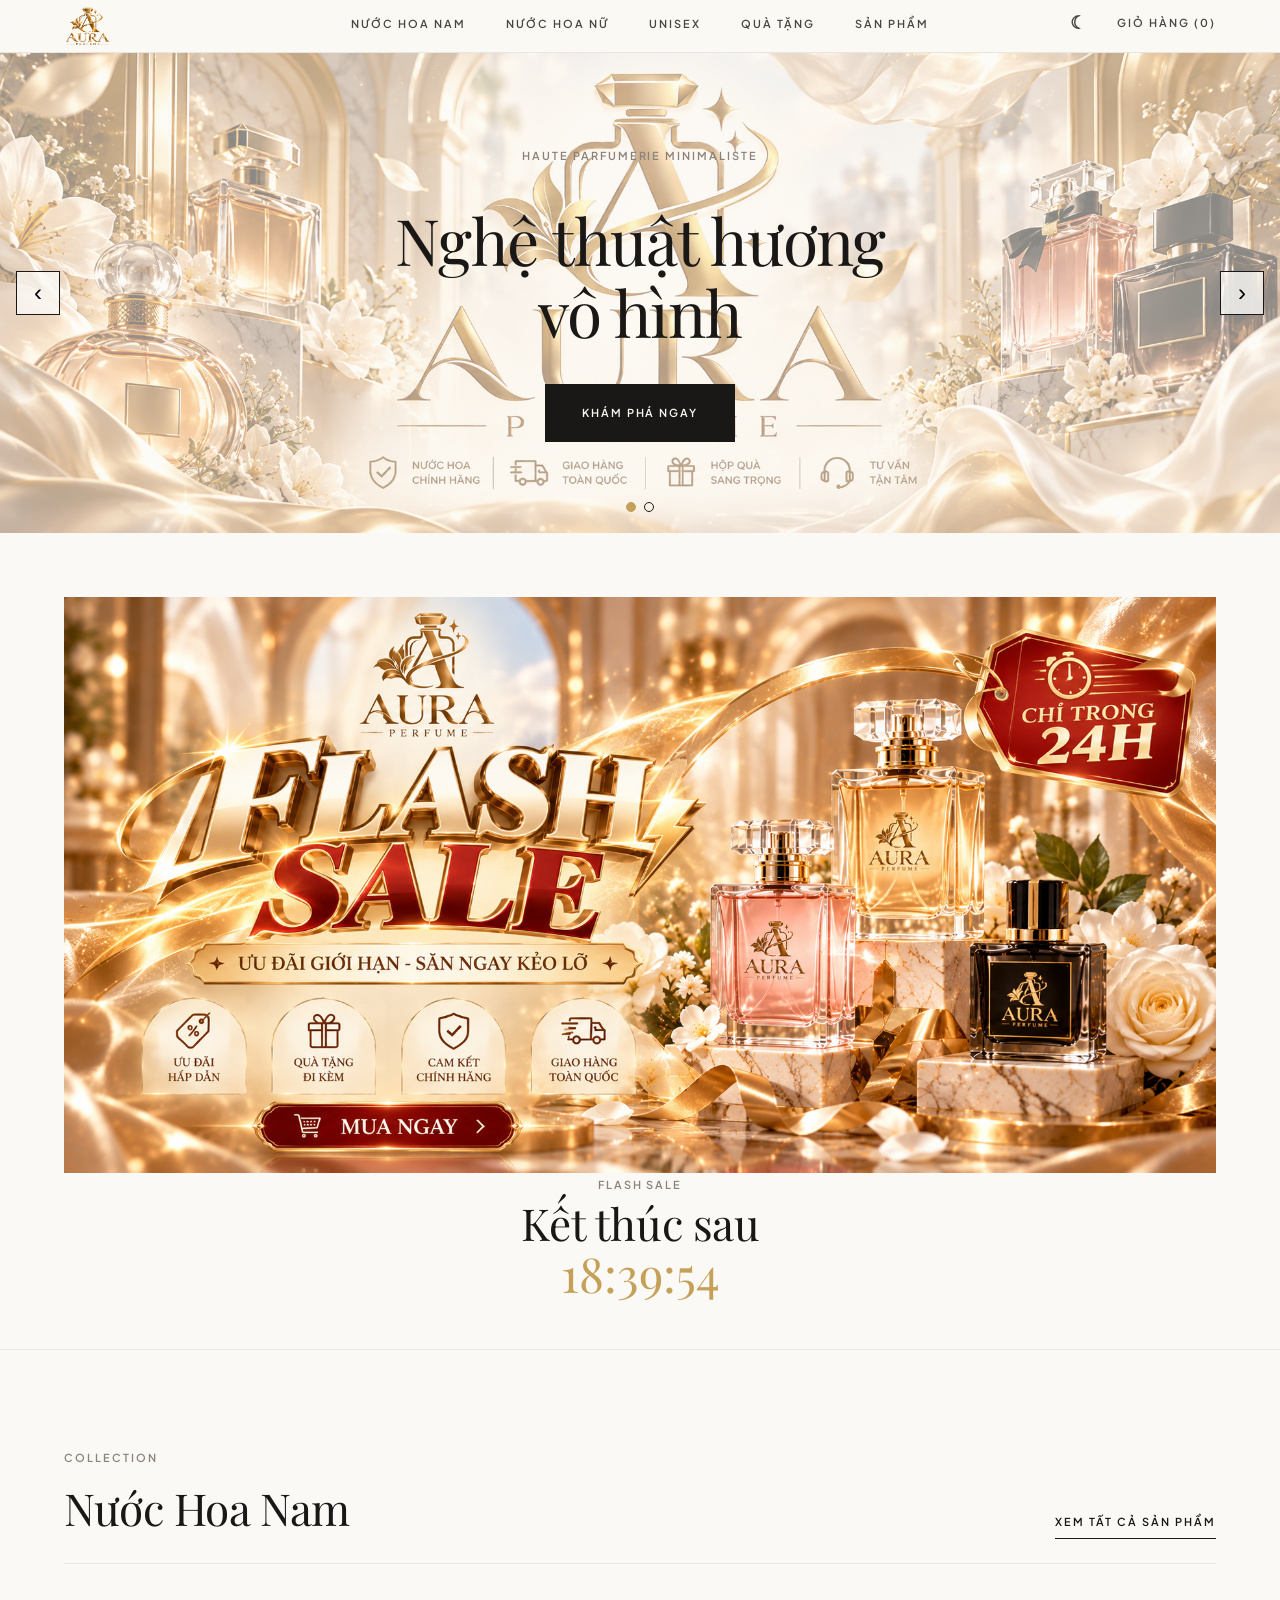
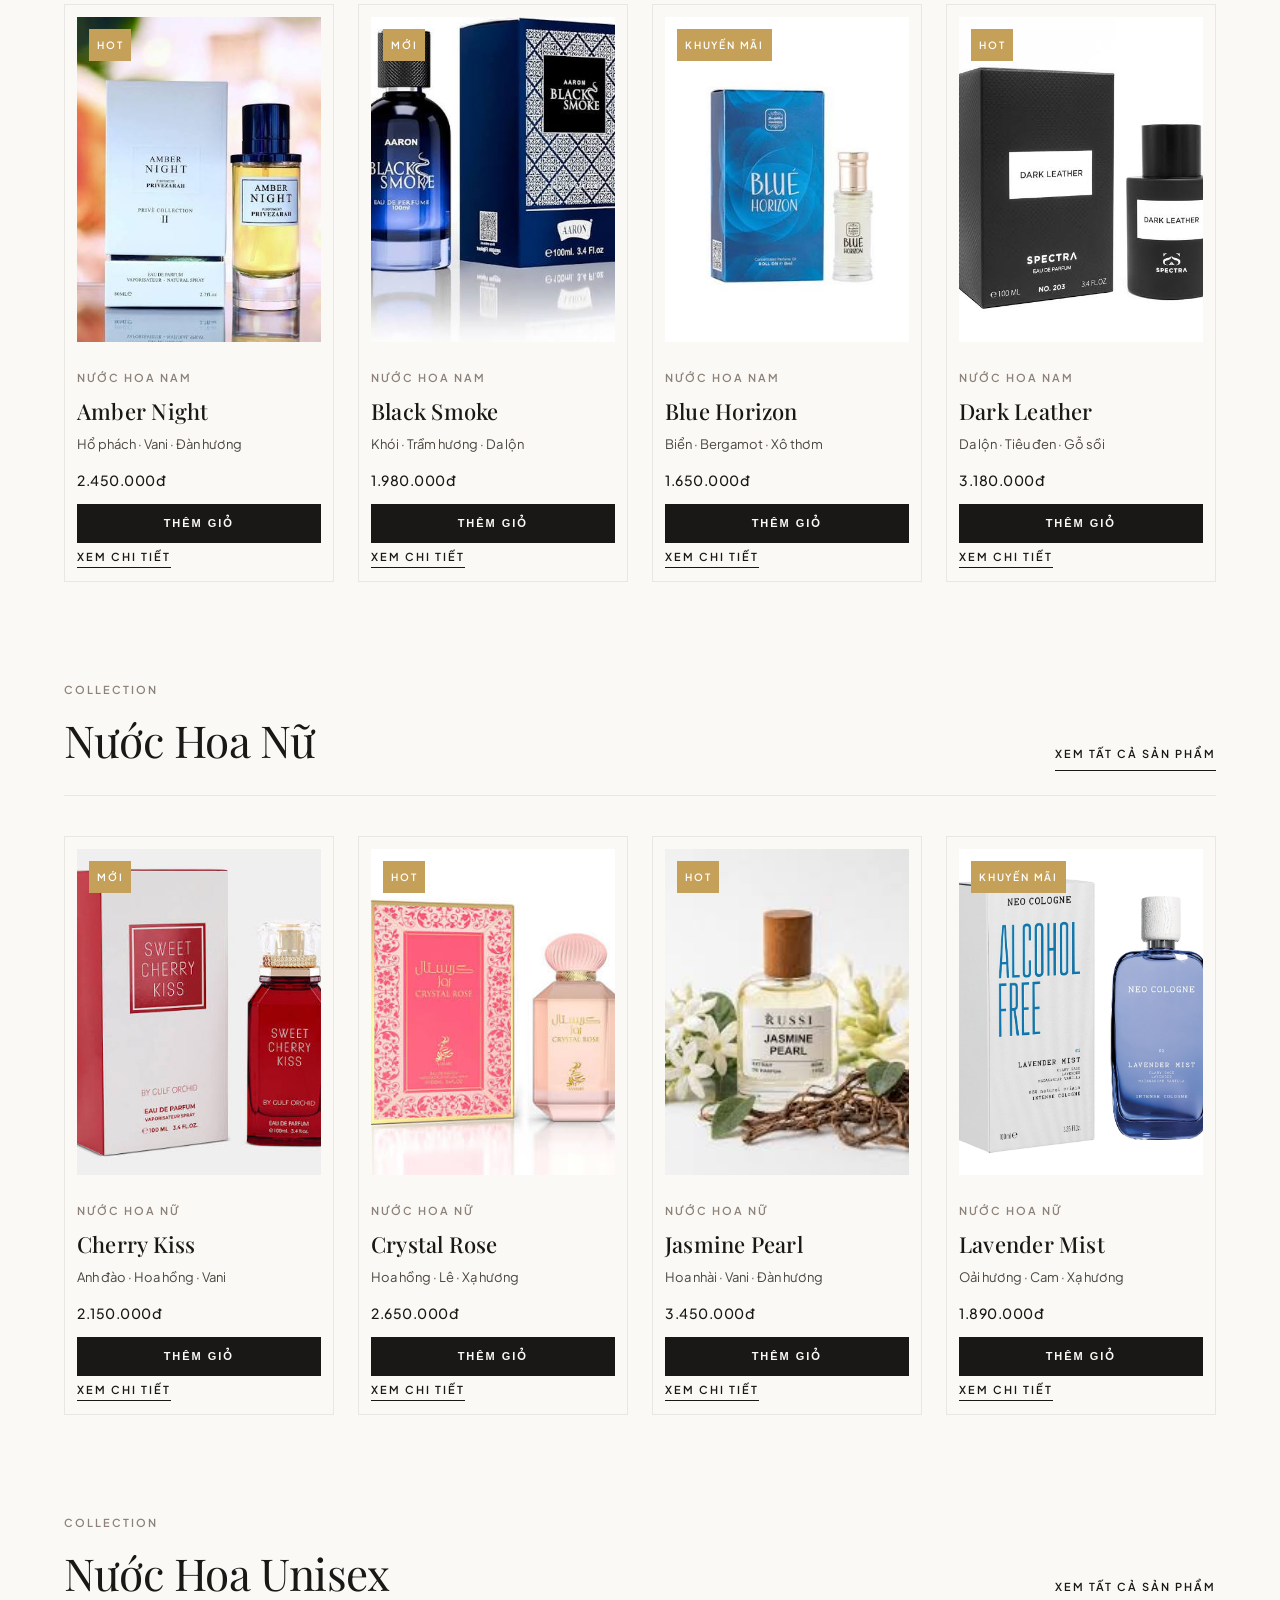
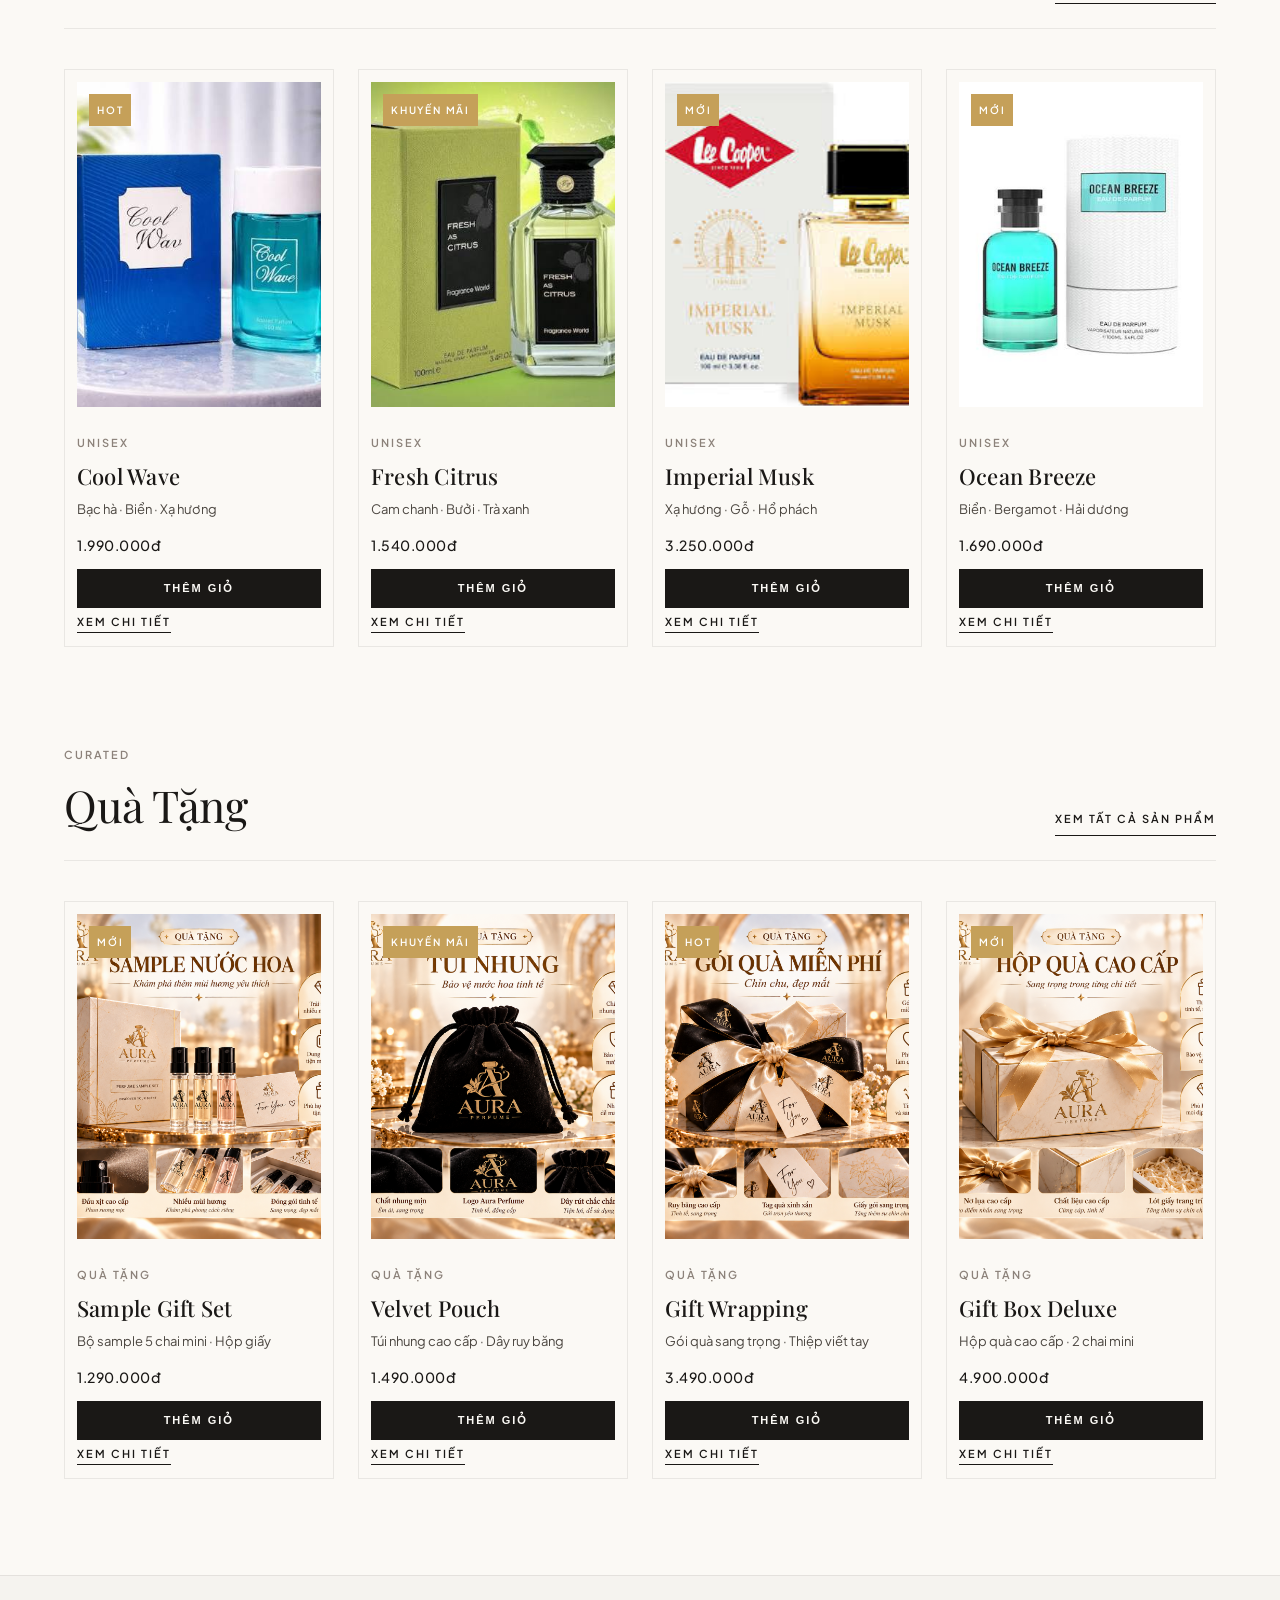
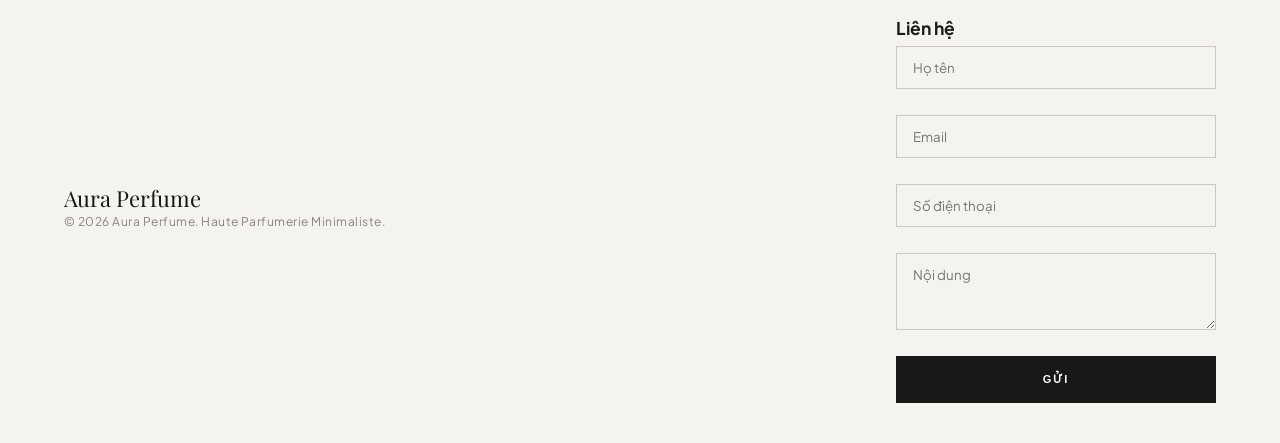
<file: index.html>
<!doctype html>
<html lang="vi">
  <head>
    <meta charset="UTF-8" />
    <meta name="viewport" content="width=device-width, initial-scale=1.0" />
    <title>Aura Perfume — Haute Parfumerie</title>
    <link rel="preconnect" href="https://fonts.googleapis.com" />
    <link rel="preconnect" href="https://fonts.gstatic.com" crossorigin />
    <link
      href="https://fonts.googleapis.com/css2?family=Playfair+Display:wght@400;500&family=Plus+Jakarta+Sans:wght@300;400;500;600&display=swap"
      rel="stylesheet"
    />
    <link rel="stylesheet" href="css/style.css" />
  </head>
  <body>
    <header class="site-header">
      <div class="header-inner">
        <a class="brand" href="index.html">
          <img
            src="images/logo/AURA Perfume Metallic Gold Logo.png"
            alt="Aura Perfume Logo"
            class="brand-logo"
          />
        </a>
        <button id="nav-toggle" class="nav-toggle" aria-label="Menu">☰</button>
        <nav class="main-nav">
          <a href="index.html#nuoc-hoa-nam">Nước Hoa Nam</a>
          <a href="index.html#nuoc-hoa-nu">Nước Hoa Nữ</a>
          <a href="index.html#nuoc-hoa-unisex">Unisex</a>
          <a href="index.html#qua-tang">Quà Tặng</a>
          <a href="products.html">Sản phẩm</a>
        </nav>
        <div class="header-actions">
          <button id="dark-toggle" class="nav-link dark-toggle" aria-label="Chế độ tối">☾</button>
          <a href="cart.html" class="nav-link cart-link"
            >Giỏ hàng (<span class="cart-count">0</span>)</a
          >
        </div>
      </div>
    </header>

    <section class="slider">
      <div class="slide active">
        <img src="images/banner/Aura Perfume_ Golden Luxury Banner.png" alt="Banner Aura Perfume" />
        <div class="slide-caption">
          <p class="hero-eyebrow">Haute Parfumerie Minimaliste</p>
          <h1 class="hero-title">Nghệ thuật hương<br />vô hình</h1>
          <a href="#nuoc-hoa-nam" class="btn btn-primary">Khám phá ngay</a>
        </div>
      </div>
      <div class="slide">
        <img src="images/qua-tang/Aura Perfume Luxury Gift Showcase.png" alt="Bộ quà tặng Aura" />
        <div class="slide-caption">
          <p class="hero-eyebrow">Quà tặng</p>
          <h1 class="hero-title">Hương thơm<br />trao tay nhau</h1>
          <a href="#qua-tang" class="btn btn-primary">Xem quà tặng</a>
        </div>
      </div>
      <button class="slide-prev" aria-label="Trước">‹</button>
      <button class="slide-next" aria-label="Sau">›</button>
      <div class="slide-dots">
        <button class="slide-dot active"></button><button class="slide-dot"></button>
      </div>
    </section>

    <section class="flash-sale">
      <img
        src="images/banner/AURA Perfume Golden Flash Sale.png"
        alt="Flash Sale"
        class="flash-sale-banner"
      />
      <p class="section-eyebrow">Flash Sale</p>
      <h2 class="section-title">Kết thúc sau</h2>
      <p id="countdown" class="countdown">00:00:00</p>
    </section>

    <main>
      <section id="nuoc-hoa-nam" class="collection">
        <div class="section-head">
          <p class="section-eyebrow">Collection</p>
          <h2 class="section-title">Nước Hoa Nam</h2>
          <a href="products.html?group=nam" class="link-editorial">Xem tất cả sản phẩm</a>
        </div>
        <!-- RENDER TỪ JS: products.js + app.js renderHomeSections() -->
        <div class="product-grid" id="grid-nam"></div>
      </section>

      <section id="nuoc-hoa-nu" class="collection">
        <div class="section-head">
          <p class="section-eyebrow">Collection</p>
          <h2 class="section-title">Nước Hoa Nữ</h2>
          <a href="products.html?group=nu" class="link-editorial">Xem tất cả sản phẩm</a>
        </div>
        <div class="product-grid" id="grid-nu"></div>
      </section>

      <section id="nuoc-hoa-unisex" class="collection">
        <div class="section-head">
          <p class="section-eyebrow">Collection</p>
          <h2 class="section-title">Nước Hoa Unisex</h2>
          <a href="products.html?group=unisex" class="link-editorial">Xem tất cả sản phẩm</a>
        </div>
        <div class="product-grid" id="grid-unisex"></div>
      </section>

      <section id="qua-tang" class="collection">
        <div class="section-head">
          <p class="section-eyebrow">Curated</p>
          <h2 class="section-title">Quà Tặng</h2>
          <a href="products.html?group=qua-tang" class="link-editorial">Xem tất cả sản phẩm</a>
        </div>
        <div class="product-grid" id="grid-quatang"></div>
      </section>
    </main>

    <footer class="site-footer">
      <div class="footer-inner">
        <div>
          <p class="footer-brand">Aura Perfume</p>
          <p class="footer-copy">© 2026 Aura Perfume. Haute Parfumerie Minimaliste.</p>
        </div>
        <form id="contact-form" class="contact-form" novalidate>
          <h3>Liên hệ</h3>
          <input name="name" placeholder="Họ tên" />
          <small id="err-name" class="err"></small>
          <input name="email" placeholder="Email" />
          <small id="err-email" class="err"></small>
          <input name="phone" placeholder="Số điện thoại" />
          <small id="err-phone" class="err"></small>
          <textarea name="message" placeholder="Nội dung" rows="3"></textarea>
          <small id="err-message" class="err"></small>
          <button class="btn btn-primary" type="submit">Gửi</button>
        </form>
      </div>
    </footer>

    <script src="js/products.js"></script>
    <script src="js/carts.js"></script>
    <script src="js/app.js"></script>
  </body>
</html>
</file>
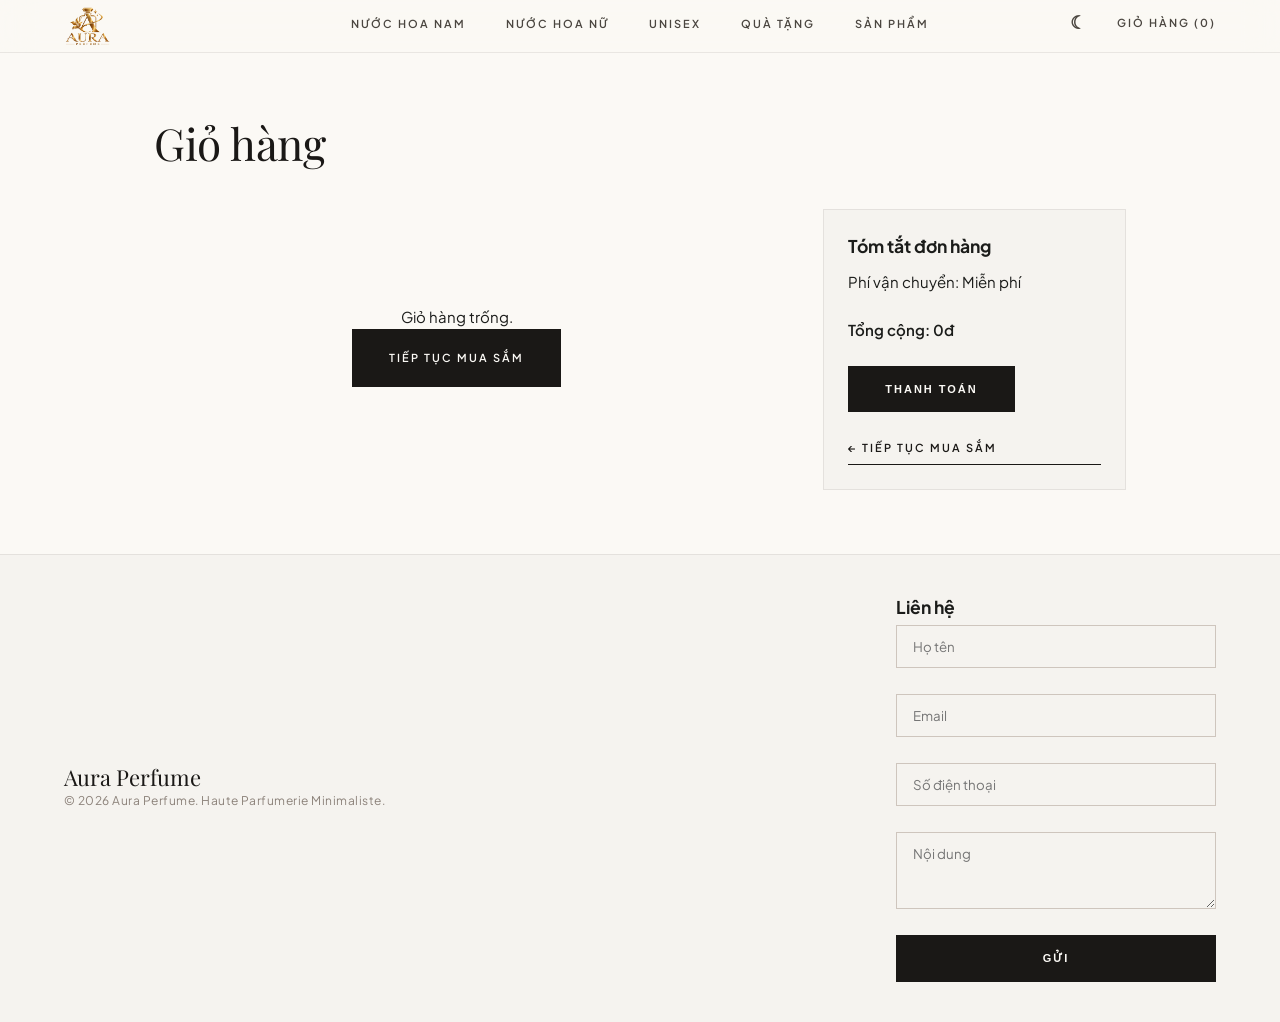
<file: cart.html>
<!doctype html>
<html lang="vi">
  <head>
    <meta charset="UTF-8" />
    <meta name="viewport" content="width=device-width, initial-scale=1.0" />
    <title>Giỏ hàng — Aura Perfume</title>
    <link rel="preconnect" href="https://fonts.googleapis.com" />
    <link rel="preconnect" href="https://fonts.gstatic.com" crossorigin />
    <link
      href="https://fonts.googleapis.com/css2?family=Playfair+Display:wght@400;500&family=Plus+Jakarta+Sans:wght@300;400;500;600&display=swap"
      rel="stylesheet"
    />
    <link rel="stylesheet" href="css/style.css" />
  </head>
  <body>
    <header class="site-header">
      <div class="header-inner">
        <a class="brand" href="index.html">
          <img
            src="images/logo/AURA Perfume Metallic Gold Logo.png"
            alt="Aura Perfume Logo"
            class="brand-logo"
          />
        </a>
        <button id="nav-toggle" class="nav-toggle" aria-label="Menu">☰</button>
        <nav class="main-nav">
          <a href="index.html#nuoc-hoa-nam">Nước Hoa Nam</a>
          <a href="index.html#nuoc-hoa-nu">Nước Hoa Nữ</a>
          <a href="index.html#nuoc-hoa-unisex">Unisex</a>
          <a href="index.html#qua-tang">Quà Tặng</a>
          <a href="products.html">Sản phẩm</a>
        </nav>
        <div class="header-actions">
          <button id="dark-toggle" class="nav-link dark-toggle" aria-label="Chế độ tối">☾</button>
          <a href="cart.html" class="nav-link cart-link"
            >Giỏ hàng (<span class="cart-count">0</span>)</a
          >
        </div>
      </div>
    </header>

    <main class="cart-page">
      <h1 class="section-title">Giỏ hàng</h1>
      <div class="cart-layout">
        <div id="cart-list" class="cart-list"></div>
        <aside class="cart-summary">
          <h3>Tóm tắt đơn hàng</h3>
          <p>Phí vận chuyển: Miễn phí</p>
          <p class="cart-total-line">Tổng cộng: <span id="cart-total">0đ</span></p>
          <button class="btn btn-primary" id="checkout-btn">Thanh toán</button>
          <a class="link-editorial" href="products.html">← Tiếp tục mua sắm</a>
        </aside>
      </div>
    </main>

    <footer class="site-footer">
      <div class="footer-inner">
        <div>
          <p class="footer-brand">Aura Perfume</p>
          <p class="footer-copy">© 2026 Aura Perfume. Haute Parfumerie Minimaliste.</p>
        </div>
        <form id="contact-form" class="contact-form" novalidate>
          <h3>Liên hệ</h3>
          <input name="name" placeholder="Họ tên" />
          <small id="err-name" class="err"></small>
          <input name="email" placeholder="Email" />
          <small id="err-email" class="err"></small>
          <input name="phone" placeholder="Số điện thoại" />
          <small id="err-phone" class="err"></small>
          <textarea name="message" placeholder="Nội dung" rows="3"></textarea>
          <small id="err-message" class="err"></small>
          <button class="btn btn-primary" type="submit">Gửi</button>
        </form>
      </div>
    </footer>

    <script src="js/products.js"></script>
    <script src="js/carts.js"></script>
    <script src="js/app.js"></script>
    <script src="js/cart.js"></script>
  </body>
</html>
</file>
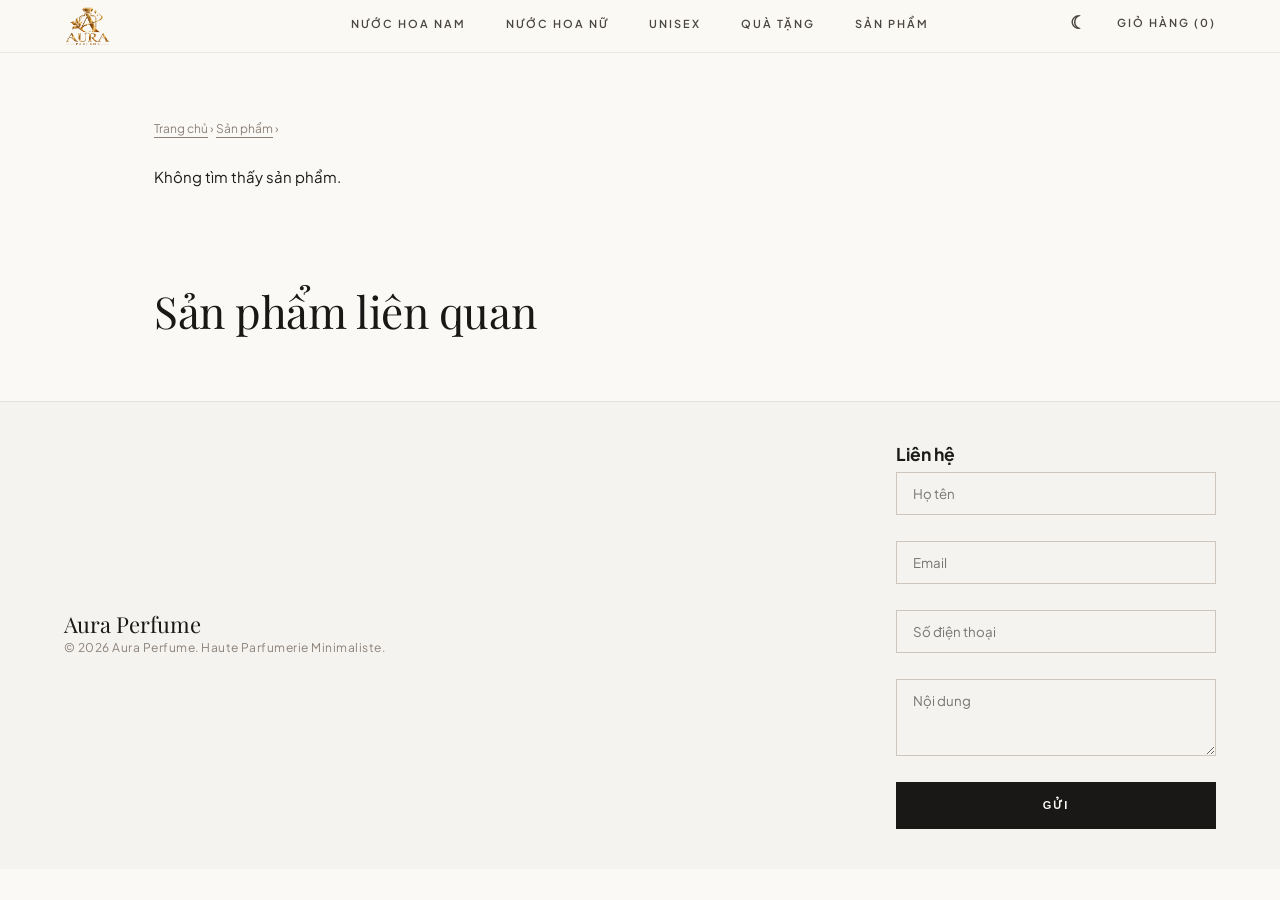
<file: product.html>
<!doctype html>
<html lang="vi">
  <head>
    <meta charset="UTF-8" />
    <meta name="viewport" content="width=device-width, initial-scale=1.0" />
    <title>Chi tiết sản phẩm — Aura Perfume</title>
    <link rel="preconnect" href="https://fonts.googleapis.com" />
    <link rel="preconnect" href="https://fonts.gstatic.com" crossorigin />
    <link
      href="https://fonts.googleapis.com/css2?family=Playfair+Display:wght@400;500&family=Plus+Jakarta+Sans:wght@300;400;500;600&display=swap"
      rel="stylesheet"
    />
    <link rel="stylesheet" href="css/style.css" />
  </head>
  <body>
    <header class="site-header">
      <div class="header-inner">
        <a class="brand" href="index.html">
          <img
            src="images/logo/AURA Perfume Metallic Gold Logo.png"
            alt="Aura Perfume Logo"
            class="brand-logo"
          />
        </a>
        <button id="nav-toggle" class="nav-toggle" aria-label="Menu">☰</button>
        <nav class="main-nav">
          <a href="index.html#nuoc-hoa-nam">Nước Hoa Nam</a>
          <a href="index.html#nuoc-hoa-nu">Nước Hoa Nữ</a>
          <a href="index.html#nuoc-hoa-unisex">Unisex</a>
          <a href="index.html#qua-tang">Quà Tặng</a>
          <a href="products.html">Sản phẩm</a>
        </nav>
        <div class="header-actions">
          <button id="dark-toggle" class="nav-link dark-toggle" aria-label="Chế độ tối">☾</button>
          <a href="#" class="nav-link cart-link">Giỏ hàng (<span class="cart-count">0</span>)</a>
        </div>
      </div>
    </header>

    <main class="product-detail-wrap">
      <p class="breadcrumb">
        <a href="index.html">Trang chủ</a> › <a href="products.html">Sản phẩm</a> ›
        <span id="bc-name"></span>
      </p>
      <div class="product-detail" id="product-detail">
        <!-- RENDER TỪ JS: đọc ?id= rồi tìm trong PRODUCTS -->
      </div>
      <section class="related">
        <h2 class="section-title">Sản phẩm liên quan</h2>
        <div class="product-grid" id="related-grid"></div>
      </section>
    </main>

    <footer class="site-footer">
      <div class="footer-inner">
        <div>
          <p class="footer-brand">Aura Perfume</p>
          <p class="footer-copy">© 2026 Aura Perfume. Haute Parfumerie Minimaliste.</p>
        </div>
        <form id="contact-form" class="contact-form" novalidate>
          <h3>Liên hệ</h3>
          <input name="name" placeholder="Họ tên" />
          <small id="err-name" class="err"></small>
          <input name="email" placeholder="Email" />
          <small id="err-email" class="err"></small>
          <input name="phone" placeholder="Số điện thoại" />
          <small id="err-phone" class="err"></small>
          <textarea name="message" placeholder="Nội dung" rows="3"></textarea>
          <small id="err-message" class="err"></small>
          <button class="btn btn-primary" type="submit">Gửi</button>
        </form>
      </div>
    </footer>

    <script src="js/products.js"></script>
    <script src="js/carts.js"></script>
    <script src="js/app.js"></script>
    <script src="js/product.js"></script>
  </body>
</html>
</file>
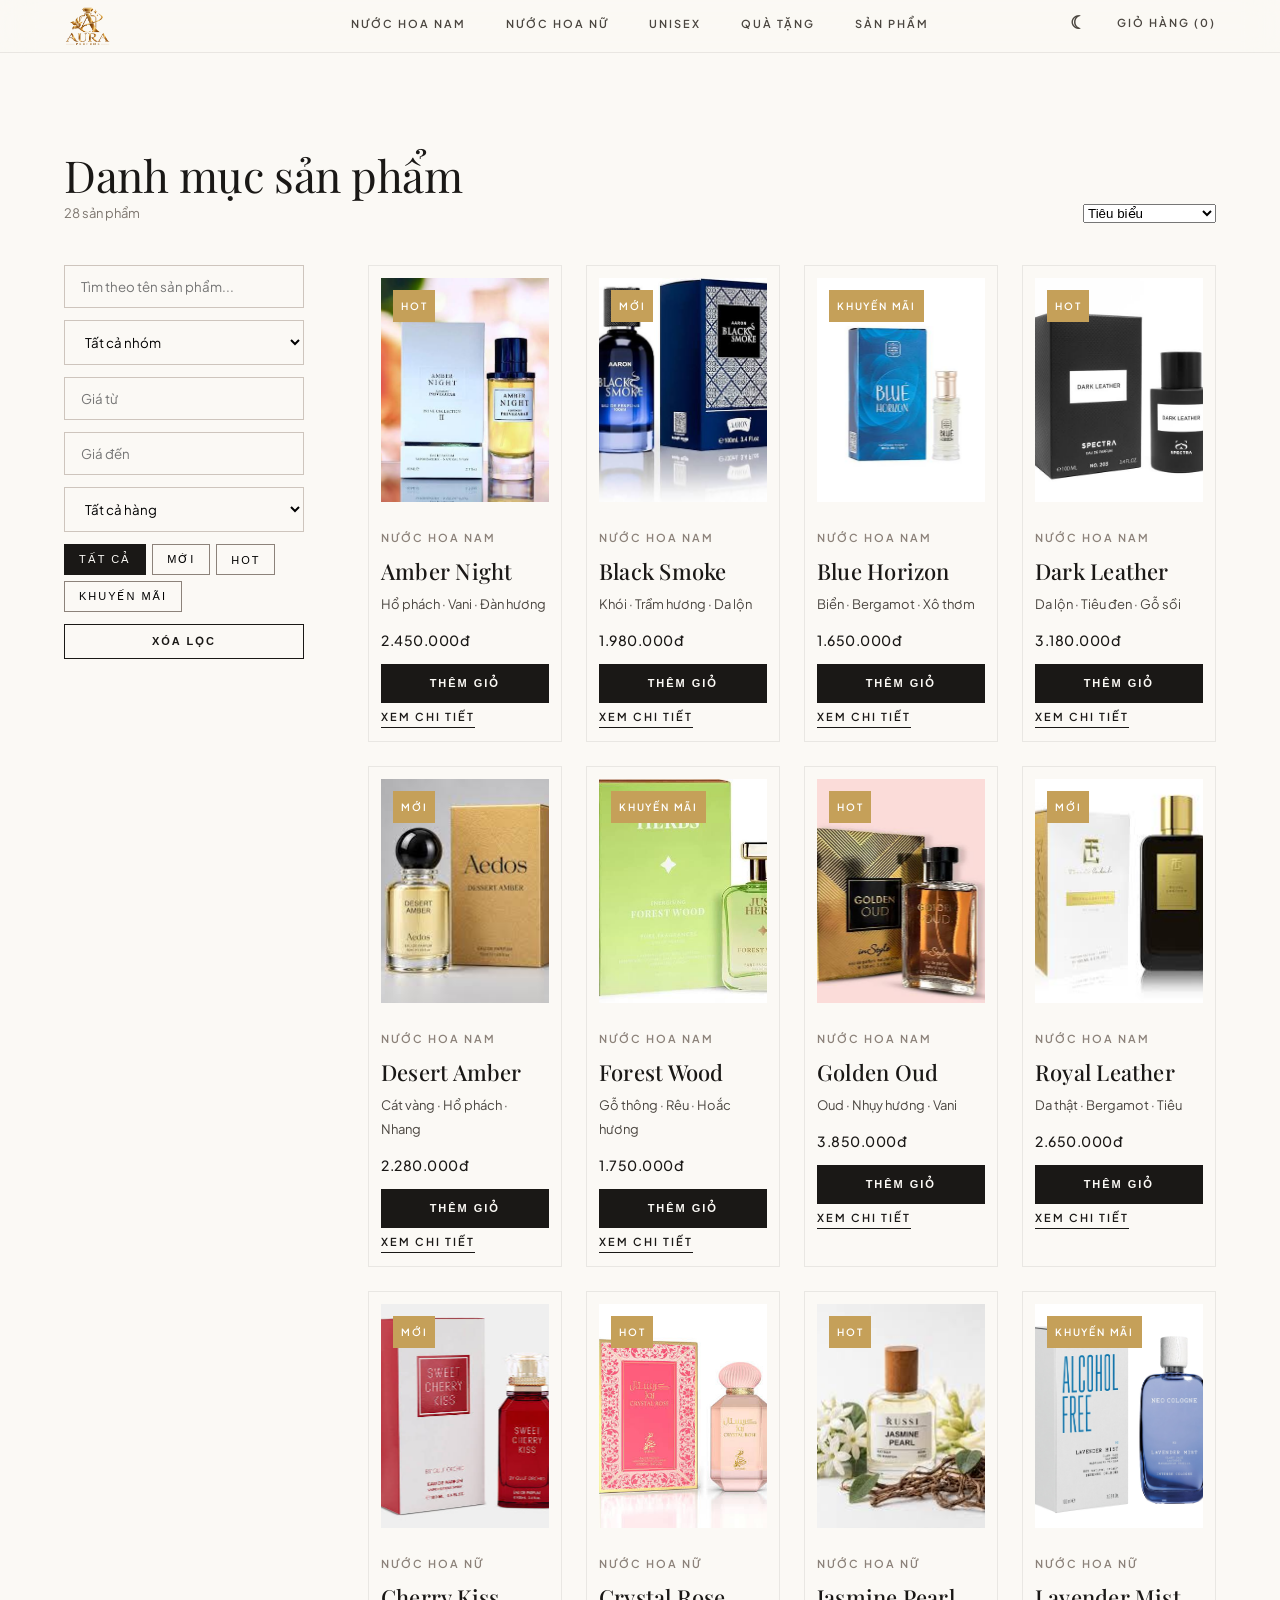
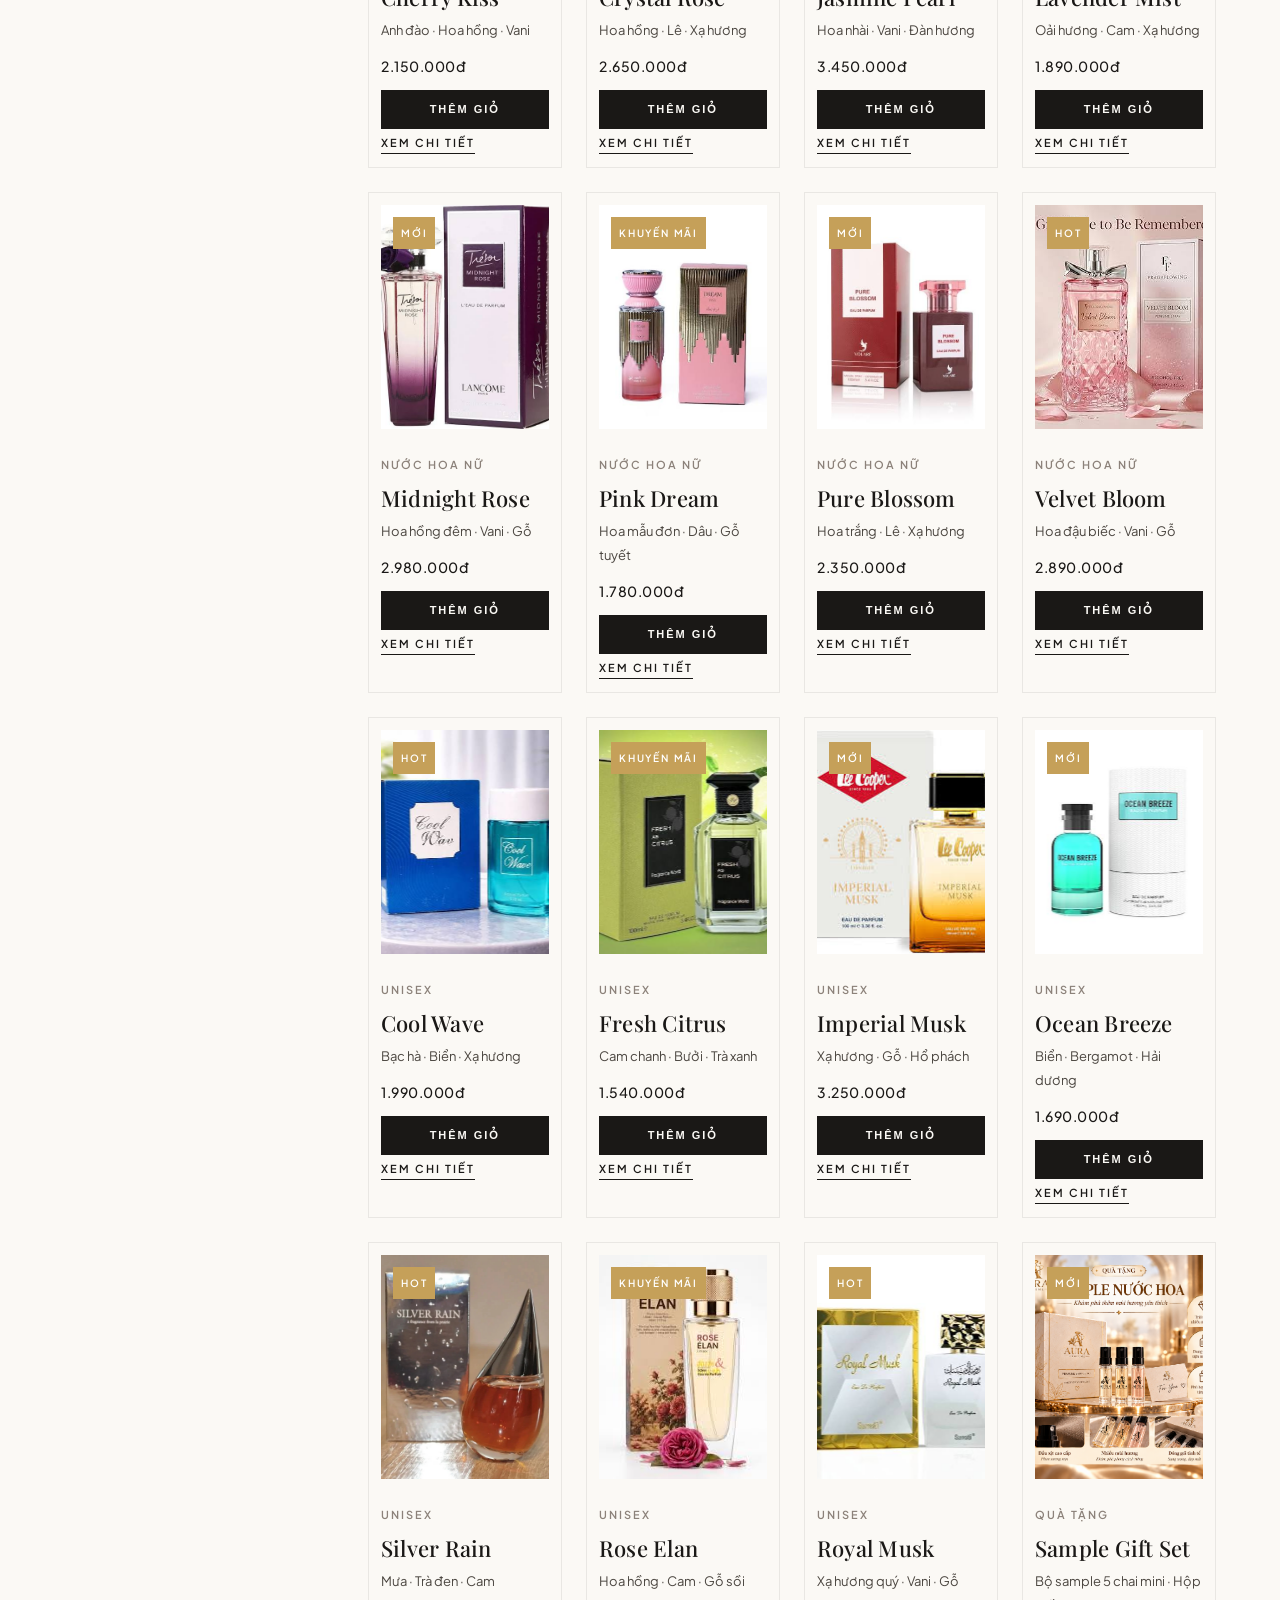
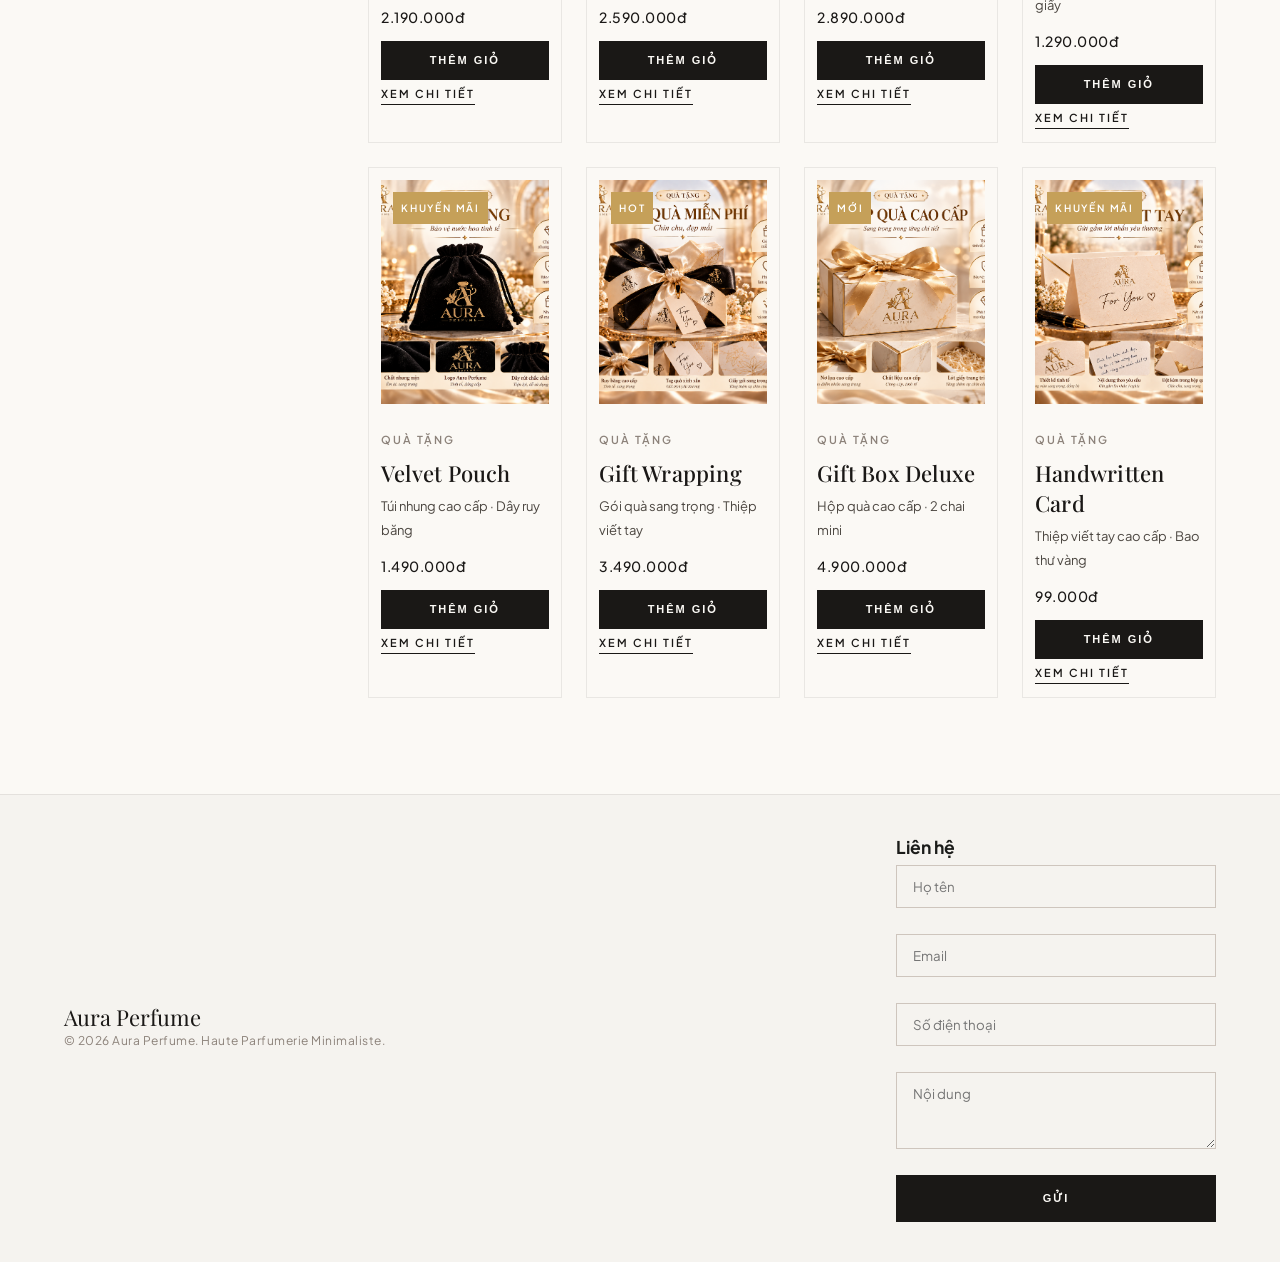
<file: products.html>
<!doctype html>
<html lang="vi">
  <head>
    <meta charset="UTF-8" />
    <meta name="viewport" content="width=device-width, initial-scale=1.0" />
    <title>Sản phẩm — Aura Perfume</title>
    <link rel="preconnect" href="https://fonts.googleapis.com" />
    <link rel="preconnect" href="https://fonts.gstatic.com" crossorigin />
    <link
      href="https://fonts.googleapis.com/css2?family=Playfair+Display:wght@400;500&family=Plus+Jakarta+Sans:wght@300;400;500;600&display=swap"
      rel="stylesheet"
    />
    <link rel="stylesheet" href="css/style.css" />
  </head>
  <body>
    <header class="site-header">
      <div class="header-inner">
        <a class="brand" href="index.html">
          <img
            src="images/logo/AURA Perfume Metallic Gold Logo.png"
            alt="Aura Perfume Logo"
            class="brand-logo"
          />
        </a>
        <button id="nav-toggle" class="nav-toggle" aria-label="Menu">☰</button>
        <nav class="main-nav">
          <a href="index.html#nuoc-hoa-nam">Nước Hoa Nam</a>
          <a href="index.html#nuoc-hoa-nu">Nước Hoa Nữ</a>
          <a href="index.html#nuoc-hoa-unisex">Unisex</a>
          <a href="index.html#qua-tang">Quà Tặng</a>
          <a href="products.html">Sản phẩm</a>
        </nav>
        <div class="header-actions">
          <button id="dark-toggle" class="nav-link dark-toggle" aria-label="Chế độ tối">☾</button>
          <a href="cart.html" class="nav-link cart-link"
            >Giỏ hàng (<span class="cart-count">0</span>)</a
          >
        </div>
      </div>
    </header>

    <main>
      <h1 class="section-title">Danh mục sản phẩm</h1>

      <div class="catalog-toolbar">
        <span id="result-count"></span>
        <select id="sort-filter">
          <option value="featured">Tiêu biểu</option>
          <option value="price-asc">Giá: Thấp đến cao</option>
          <option value="price-desc">Giá: Cao đến thấp</option>
          <option value="name-asc">Tên: A đến Z</option>
        </select>
        <button id="filter-open" class="btn btn-ghost">Filter</button>
      </div>

      <div class="catalog-layout">
        <aside id="filter-sidebar" class="filters">
          <button id="filter-close" aria-label="Đóng">×</button>
          <input id="search-input" placeholder="Tìm theo tên sản phẩm..." />
          <select id="group-filter">
            <option value="all">Tất cả nhóm</option>
            <option value="nam">Nước Hoa Nam</option>
            <option value="nu">Nước Hoa Nữ</option>
            <option value="unisex">Unisex</option>
            <option value="qua-tang">Quà Tặng</option>
          </select>
          <input id="price-min" type="number" placeholder="Giá từ" />
          <input id="price-max" type="number" placeholder="Giá đến" />
          <select id="stock-filter">
            <option value="all">Tất cả hàng</option>
            <option value="in">Còn hàng</option>
            <option value="out">Hết hàng</option>
          </select>
          <div class="tag-filters">
            <button class="tag-filter active" data-tag="all">Tất cả</button>
            <button class="tag-filter" data-tag="moi">Mới</button>
            <button class="tag-filter" data-tag="hot">Hot</button>
            <button class="tag-filter" data-tag="khuyen-mai">Khuyến mãi</button>
          </div>
          <button id="clear-filters" class="btn btn-ghost">Xóa lọc</button>
        </aside>

        <div class="product-grid" id="catalog-grid"></div>
      </div>
    </main>

    <footer class="site-footer">
      <div class="footer-inner">
        <div>
          <p class="footer-brand">Aura Perfume</p>
          <p class="footer-copy">© 2026 Aura Perfume. Haute Parfumerie Minimaliste.</p>
        </div>
        <form id="contact-form" class="contact-form" novalidate>
          <h3>Liên hệ</h3>
          <input name="name" placeholder="Họ tên" />
          <small id="err-name" class="err"></small>
          <input name="email" placeholder="Email" />
          <small id="err-email" class="err"></small>
          <input name="phone" placeholder="Số điện thoại" />
          <small id="err-phone" class="err"></small>
          <textarea name="message" placeholder="Nội dung" rows="3"></textarea>
          <small id="err-message" class="err"></small>
          <button class="btn btn-primary" type="submit">Gửi</button>
        </form>
      </div>
    </footer>

    <script src="js/products.js"></script>
    <script src="js/carts.js"></script>
    <script src="js/app.js"></script>
  </body>
</html>
</file>
<file: css/style.css>
﻿:root {
  --surface: #fbf9f5;
  --surface-dim: #dbdad6;
  --surface-container: #efeeea;
  --surface-container-low: #f5f3ef;
  --surface-container-high: #eae8e4;
  --surface-container-highest: #e4e2de;
  --on-surface: #1b1c1a;
  --on-surface-variant: #4b4640;
  --outline: #7d766f;
  --outline-variant: #cec5bd;
  --primary: #1a1816;
  --on-primary: #fbf9f5;
  --secondary: #c5a059;
  --secondary-container: #fed488;
  --tertiary: #8c827a;
  --error: #ba1a1a;
  --gutter: 1.5rem;
  --margin: 4rem;
  --margin-tablet: 2.5rem;
  --margin-mobile: 1.25rem;
  --space-xs: 0.375rem;
  --space-sm: 0.75rem;
  --space-md: 1.5rem;
  --space-lg: 2.5rem;
  --space-xl: 4rem;
  --space-2xl: 6rem;
  --shadow-modal: 0 12px 32px -4px rgba(26, 24, 22, 0.06), 0 4px 16px -2px rgba(26, 24, 22, 0.03);
  --ease-soft: cubic-bezier(0.2, 0, 0.2, 1);
}

* {
  margin: 0;
  padding: 0;
  box-sizing: border-box;
}

html {
  scroll-behavior: smooth;
}

body {
  background: var(--surface);
  color: var(--on-surface);
  font-family: "Plus Jakarta Sans", sans-serif;
  font-size: 15px;
  line-height: 24px;
}

a {
  color: inherit;
  text-decoration: none;
}

img {
  display: block;
  max-width: 100%;
}

/* ---------- Header ---------- */
.site-header {
  position: sticky;
  top: 0;
  z-index: 50;
  background: rgba(251, 249, 245, 0.82);
  backdrop-filter: blur(16px);
  -webkit-backdrop-filter: blur(16px);
  border-bottom: 1px solid rgba(26, 24, 22, 0.08);
}

.header-inner {
  max-width: 1440px;
  margin: 0 auto;
  padding: var(--space-xs) var(--margin);
  display: flex;
  align-items: center;
  justify-content: space-between;
  gap: var(--gutter);
  position: relative;
}
@media (min-width: 1024px) {
  .main-nav {
    position: absolute;
    left: 50%;
    transform: translateX(-50%);
  }
}

.brand-logo {
  height: 40px;
  width: auto;
}

.main-nav {
  display: flex;
  gap: var(--space-lg);
}

.main-nav a {
  font-size: 11px;
  font-weight: 600;
  letter-spacing: 0.18em;
  text-transform: uppercase;
  color: var(--on-surface-variant);
  padding-bottom: 4px;
  border-bottom: 1px solid transparent;
  transition:
    color 300ms var(--ease-soft),
    border-color 300ms var(--ease-soft);
}

.main-nav a:hover {
  color: var(--primary);
  border-bottom-color: var(--secondary);
}

.nav-link {
  font-size: 11px;
  font-weight: 600;
  letter-spacing: 0.18em;
  text-transform: uppercase;
  color: var(--on-surface-variant);
}

.header-actions {
  display: flex;
  align-items: center;
  gap: var(--space-md);
  margin-top: -7px;
}

.cart-summary .link-editorial {
  display: block;
  margin-top: var(--space-md);
}

/* ---------- Hero ---------- */
.hero {
  max-width: 1440px;
  margin: 0 auto;
  padding: var(--space-2xl) var(--margin);
  text-align: center;
  border-bottom: 1px solid rgba(26, 24, 22, 0.08);
}

.hero-eyebrow {
  font-size: 11px;
  font-weight: 600;
  letter-spacing: 0.18em;
  text-transform: uppercase;
  color: var(--tertiary);
  margin-bottom: var(--space-md);
}

.hero-title {
  font-family: "Playfair Display", serif;
  font-size: 64px;
  font-weight: 400;
  line-height: 72px;
  letter-spacing: -0.02em;
  color: var(--primary);
  margin-bottom: var(--space-md);
}

.hero-sub {
  max-width: 560px;
  margin: 0 auto var(--space-lg);
  font-weight: 300;
  color: var(--on-surface-variant);
}

/* ---------- Buttons ---------- */
.btn {
  display: inline-block;
  font-size: 11px;
  font-weight: 600;
  letter-spacing: 0.18em;
  text-transform: uppercase;
  padding: 16px 36px;
  border: 1px solid var(--primary);
  border-radius: 0;
  cursor: pointer;
  transition:
    background 300ms ease-in-out,
    color 300ms ease-in-out;
}

.btn-primary {
  background: var(--primary);
  color: var(--on-primary);
}

.btn-primary:hover {
  background: var(--secondary);
  border-color: var(--secondary);
}

/* ---------- Sections ---------- */
main {
  max-width: 1440px;
  margin: 0 auto;
  padding: var(--space-2xl) var(--margin);
}

.collection {
  margin-bottom: var(--space-2xl);
}

.collection:last-child {
  margin-bottom: 0;
}

.section-head {
  display: flex;
  flex-wrap: wrap;
  align-items: baseline;
  gap: var(--space-sm) var(--space-md);
  padding-bottom: var(--space-md);
  margin-bottom: var(--space-lg);
  border-bottom: 1px solid rgba(26, 24, 22, 0.08);
}

.section-eyebrow {
  flex-basis: 100%;
  font-size: 11px;
  font-weight: 600;
  letter-spacing: 0.18em;
  text-transform: uppercase;
  color: var(--tertiary);
}

.section-title {
  font-family: "Playfair Display", serif;
  font-size: 44px;
  font-weight: 400;
  line-height: 52px;
  letter-spacing: -0.01em;
  color: var(--primary);
  margin-right: auto;
}

.link-editorial {
  font-size: 11px;
  font-weight: 600;
  letter-spacing: 0.18em;
  text-transform: uppercase;
  color: var(--primary);
  border-bottom: 1px solid var(--primary);
  padding-bottom: 4px;
  transition:
    color 300ms ease-in-out,
    border-color 300ms ease-in-out;
}

.link-editorial:hover {
  color: var(--secondary);
  border-bottom-color: var(--secondary);
}

/* ---------- Product grid ---------- */
.product-grid {
  display: grid;
  grid-template-columns: repeat(4, 1fr);
  gap: var(--gutter);
}

.product-card {
  background: var(--surface);
  border: 1px solid rgba(26, 24, 22, 0.08);
  padding: var(--space-sm);
  transition: background 300ms var(--ease-soft);
}

.product-card:hover {
  background: #f5f1e8;
}

.product-media {
  aspect-ratio: 3 / 4;
  background: var(--surface-container-low);
  margin-bottom: var(--space-md);
  position: relative;
  overflow: hidden;
}

.product-media img {
  width: 100%;
  height: 100%;
  object-fit: cover;
  transition: transform 600ms var(--ease-soft);
}

.product-card:hover .product-media img {
  transform: scale(1.02);
}

.product-tag {
  position: absolute;
  top: var(--space-sm);
  left: var(--space-sm);
  font-size: 10px;
  font-weight: 600;
  letter-spacing: 0.18em;
  text-transform: uppercase;
  color: var(--on-secondary, #fff);
  background: var(--secondary);
  padding: 4px 8px;
  border-radius: 0;
}

.product-cat {
  font-size: 11px;
  font-weight: 600;
  letter-spacing: 0.18em;
  text-transform: uppercase;
  color: var(--tertiary);
  margin-bottom: var(--space-xs);
}

.product-name {
  font-family: "Playfair Display", serif;
  font-size: 22px;
  font-weight: 500;
  line-height: 30px;
  letter-spacing: 0.01em;
  color: var(--primary);
  margin-bottom: var(--space-xs);
}

.product-notes {
  font-size: 13px;
  color: var(--on-surface-variant);
  margin-bottom: var(--space-sm);
}

.product-price {
  font-size: 14px;
  font-weight: 500;
  letter-spacing: 0.04em;
  color: var(--primary);
}

/* ---------- Footer ---------- */
.site-footer {
  border-top: 1px solid rgba(26, 24, 22, 0.08);
  background: var(--surface-container-low);
}

.footer-inner {
  max-width: 1440px;
  margin: 0 auto;
  padding: var(--space-lg) var(--margin);
  display: flex;
  align-items: center;
  justify-content: space-between;
  flex-wrap: wrap;
  gap: var(--space-sm);
}

.footer-brand {
  font-family: "Playfair Display", serif;
  font-size: 22px;
  color: var(--primary);
}

.footer-copy {
  font-size: 12px;
  letter-spacing: 0.04em;
  color: var(--tertiary);
}

/* ---------- Responsive ---------- */
@media (max-width: 1024px) {
  .header-inner,
  main,
  .hero,
  .footer-inner {
    padding-left: var(--margin-tablet);
    padding-right: var(--margin-tablet);
  }

  .product-grid {
    grid-template-columns: repeat(2, 1fr);
  }

  .hero-title {
    font-size: 44px;
    line-height: 52px;
  }

  .section-title {
    font-size: 32px;
    line-height: 40px;
  }
}

@media (max-width: 640px) {
  .header-inner,
  main,
  .hero,
  .footer-inner {
    padding-left: var(--margin-mobile);
    padding-right: var(--margin-mobile);
  }

  .main-nav {
    display: none;
    flex-direction: column;
    gap: var(--space-sm);
    width: 100%;
    text-align: center;
    padding: var(--space-sm) 0;
  }

  .main-nav.open {
    display: flex;
  }

  .header-inner {
    gap: var(--space-sm);
    flex-wrap: wrap;
    justify-content: center;
  }
  .brand-logo {
    height: 34px;
  }
  .countdown {
    font-size: 32px;
  }
  .product-detail {
    grid-template-columns: 1fr;
  }
  .filters input,
  .filters select {
    flex: 1 1 100%;
  }
  .section-title {
    font-size: 24px;
    line-height: 32px;
  }
  .flash-sale-banner {
    max-height: 220px;
    object-fit: cover;
  }

  .product-grid {
    grid-template-columns: 1fr;
  }

  .hero {
    padding-top: var(--space-xl);
    padding-bottom: var(--space-xl);
  }

  .hero-title {
    font-size: 38px;
    line-height: 46px;
    letter-spacing: -0.01em;
  }

  .section-title {
    font-size: 24px;
    line-height: 32px;
  }

  main {
    padding-top: var(--space-xl);
    padding-bottom: var(--space-xl);
  }
}

/* ---------- Slider ---------- */
.slider {
  position: relative;
  max-width: 1440px;
  margin: 0 auto;
}
.slide {
  display: none;
  position: relative;
}
.slide.active {
  display: block;
}
.slide img {
  width: 100%;
  max-height: 480px;
  object-fit: cover;
}
.slide-caption {
  position: absolute;
  inset: 0;
  display: flex;
  flex-direction: column;
  justify-content: center;
  align-items: center;
  text-align: center;
  gap: var(--space-sm);
  background: rgba(251, 249, 245, 0.55);
}
.slide-prev,
.slide-next {
  position: absolute;
  top: 50%;
  transform: translateY(-50%);
  background: rgba(251, 249, 245, 0.8);
  border: 1px solid var(--primary);
  width: 44px;
  height: 44px;
  font-size: 24px;
  cursor: pointer;
  border-radius: 0;
}
.slide-prev {
  left: 16px;
}
.slide-next {
  right: 16px;
}
.slide-dots {
  position: absolute;
  bottom: 16px;
  width: 100%;
  text-align: center;
}
.slide-dot {
  width: 10px;
  height: 10px;
  border: 1px solid var(--primary);
  background: transparent;
  border-radius: 50%;
  margin: 0 4px;
  cursor: pointer;
}
.slide-dot.active {
  background: var(--secondary);
  border-color: var(--secondary);
}

/* ---------- Flash sale ---------- */
.flash-sale {
  text-align: center;
  padding: var(--space-xl) var(--margin);
  border-bottom: 1px solid rgba(26, 24, 22, 0.08);
}
.countdown {
  font-family: "Playfair Display", serif;
  font-size: 48px;
  color: var(--secondary);
  margin-top: var(--space-sm);
}

/* ---------- Product actions / buttons ---------- */
.product-actions {
  display: flex;
  gap: var(--space-sm);
  margin-top: var(--space-sm);
}

.product-actions .btn-primary {
  flex: 1;
  text-align: center;
  padding: 12px 16px;
}
.btn-ghost {
  background: transparent;
  color: var(--primary);
  padding: 10px 16px;
}
.btn-ghost:hover {
  background: var(--primary);
  color: var(--on-primary);
}

/* ---------- Filters ---------- */
.filters {
  display: flex;
  flex-wrap: wrap;
  gap: var(--space-sm);
  margin-bottom: var(--space-lg);
  align-items: center;
}
.filters input,
.filters select {
  padding: 12px 16px;
  border: 1px solid var(--outline-variant);
  background: transparent;
  font-family: inherit;
  border-radius: 0;
}
.tag-filters {
  display: flex;
  gap: var(--space-xs);
}
.tag-filter {
  padding: 8px 14px;
  border: 1px solid var(--tertiary);
  background: transparent;
  font-size: 11px;
  letter-spacing: 0.18em;
  text-transform: uppercase;
  cursor: pointer;
  border-radius: 0;
}
.tag-filter.active {
  background: var(--primary);
  color: var(--on-primary);
  border-color: var(--primary);
}

/* ---------- Cart modal ---------- */
.cart-modal {
  position: fixed;
  inset: 0;
  background: rgba(0, 0, 0, 0.4);
  display: none;
  align-items: center;
  justify-content: center;
  z-index: 100;
}
.cart-modal.open {
  display: flex;
}
.cart-box {
  background: var(--surface);
  padding: var(--space-lg);
  min-width: 420px;
  border: 1px solid rgba(26, 24, 22, 0.1);
}
.cart-row {
  display: flex;
  gap: var(--space-sm);
  align-items: center;
  padding: var(--space-xs) 0;
  border-bottom: 1px solid rgba(26, 24, 22, 0.08);
}
.cart-total {
  margin: var(--space-md) 0;
  font-weight: 600;
}

/* ---------- Contact form ---------- */
.contact-form {
  display: flex;
  flex-direction: column;
  gap: var(--space-xs);
  min-width: 320px;
}
.contact-form input,
.contact-form textarea {
  padding: 12px 16px;
  border: 1px solid var(--outline-variant);
  background: transparent;
  border-radius: 0;
  font-family: inherit;
}
.err {
  color: var(--error);
  font-size: 12px;
  min-height: 14px;
}

/* ---------- Dark mode ---------- */
body.dark {
  --surface: #1b1c1a;
  --on-surface: #fbf9f5;
  --surface-container-low: #30312e;
  --on-surface-variant: #c9c4bd;
  --outline-variant: #4b4640;
  --primary: #fbf9f5;
  --on-primary: #1b1c1a;
}
body.dark .product-card:hover {
  background: #30312e;
}
body.dark .site-header {
  background: rgba(27, 28, 26, 0.85);
}

.slide-prev,
.slide-next,
.slide-dots {
  z-index: 2;
}
.slide-caption {
  pointer-events: none;
}
.slide-caption a {
  pointer-events: auto;
}

/* Product detail */
.product-detail {
  display: grid;
  grid-template-columns: 1fr 1fr;
  gap: var(--space-xl);
}
.detail-media img {
  width: 100%;
  border: 1px solid rgba(26, 24, 22, 0.08);
}
.detail-info .product-price {
  font-size: 24px;
  margin: var(--space-md) 0;
}
.detail-info .link-editorial {
  display: inline-block;
  margin-top: var(--space-md);
}

/* ---------- Dark toggle icon ---------- */
.dark-toggle {
  font-size: 18px;
  line-height: 1;
  border: 0;
  background: none;
  cursor: pointer;
  padding: 4px;
}

/* ---------- Tablet/mobile polish ---------- */
@media (max-width: 1024px) {
  .slider .hero-title {
    font-size: 44px;
    line-height: 52px;
  }
  .countdown {
    font-size: 40px;
  }
  .product-detail {
    margin: var(--space-lg) auto;
    padding: 0 var(--margin-tablet);
  }
}

@media (max-width: 640px) {
  .main-nav a {
    font-size: 10px;
  }
  .header-actions {
    width: 100%;
    justify-content: center;
    display: flex;
    gap: var(--space-md);
  }
  .slide-caption .hero-title {
    font-size: 30px;
    line-height: 38px;
  }
  .slide-caption .btn {
    padding: 12px 24px;
  }
  .flash-sale-caption {
    gap: 4px;
  }
  .countdown {
    font-size: 28px;
  }
  .featured,
  .flash-sale-banner {
    max-height: 180px;
    object-fit: cover;
  }
  .contact-form {
    min-width: 0;
    width: 100%;
  }
  .footer-inner {
    flex-direction: column;
    align-items: stretch;
  }
}

.nav-toggle {
  display: none;
  font-size: 22px;
  background: none;
  border: 0;
  cursor: pointer;
  color: var(--on-surface);
  padding: 4px 8px;
}
@media (max-width: 640px) {
  .nav-toggle {
    display: block;
  }
  .main-nav a {
    display: block;
    padding: var(--space-xs) 0;
  }
}

/* ---------- Product detail extras ---------- */
.product-detail-wrap {
  max-width: 1100px;
  margin: var(--space-xl) auto;
  padding: 0 var(--margin);
}
.breadcrumb {
  font-size: 12px;
  color: var(--tertiary);
  margin-bottom: var(--space-md);
}
.breadcrumb a {
  text-decoration: underline;
  text-underline-offset: 4px;
}
.detail-media img {
  transition: transform 600ms var(--ease-soft);
}
.detail-media:hover img {
  transform: scale(1.03);
}
.detail-info .product-desc {
  margin: var(--space-sm) 0;
  color: var(--on-surface-variant);
}
.detail-stock {
  color: var(--secondary);
  font-size: 12px;
  letter-spacing: 0.18em;
  text-transform: uppercase;
  margin-bottom: var(--space-sm);
}
.volume-options {
  display: flex;
  gap: var(--space-sm);
  margin: var(--space-sm) 0 var(--space-md);
}
.volume-options label {
  display: flex;
  align-items: center;
  gap: 8px;
  cursor: pointer;
  font-size: 14px;
  border: 1px solid var(--outline-variant);
  padding: 10px 16px;
  transition:
    border-color 300ms var(--ease-soft),
    background 300ms var(--ease-soft);
}
.volume-options label:has(input:checked) {
  border-color: var(--primary);
  background: var(--surface-container-low);
}
.volume-options input {
  accent-color: var(--primary);
}

.detail-media {
  position: relative;
}
.detail-badge {
  position: absolute;
  top: var(--space-sm);
  left: var(--space-sm);
  background: var(--secondary);
  color: #fff;
  font-size: 10px;
  font-weight: 600;
  letter-spacing: 0.18em;
  text-transform: uppercase;
  padding: 4px 8px;
}

.detail-add,
.detail-buynow {
  display: block;
  width: 100%;
  text-align: center;
  padding: 16px 36px;
  margin-bottom: var(--space-sm);
}

.notes-pyramid {
  margin: var(--space-md) 0;
  border: 1px solid rgba(26, 24, 22, 0.08);
  padding: var(--space-md);
}
.notes-pyramid h4 {
  margin-bottom: var(--space-sm);
  font-family: "Playfair Display", serif;
  font-size: 18px;
  font-weight: 500;
}
.notes-tier {
  display: flex;
  gap: var(--space-md);
  padding: var(--space-xs) 0;
  border-top: 1px solid rgba(26, 24, 22, 0.08);
}
.notes-tier span {
  min-width: 110px;
  font-size: 11px;
  font-weight: 600;
  letter-spacing: 0.18em;
  text-transform: uppercase;
  color: var(--tertiary);
}
.notes-tier p {
  font-size: 14px;
}

.detail-trust {
  display: flex;
  gap: var(--space-md);
  margin-top: var(--space-md);
  border-top: 1px solid rgba(26, 24, 22, 0.08);
  padding-top: var(--space-sm);
  font-size: 12px;
  color: var(--tertiary);
}

.qty-control {
  display: flex;
  align-items: center;
  gap: var(--space-sm);
  margin-bottom: var(--space-md);
}
.qty-control button {
  width: 32px;
  height: 32px;
  border: 1px solid var(--primary);
  background: transparent;
  cursor: pointer;
  font-size: 16px;
}
.qty-control span {
  min-width: 24px;
  text-align: center;
}
.related {
  margin-top: var(--space-2xl);
}

.btn:disabled {
  opacity: 0.5;
  cursor: not-allowed;
}

/* ---------- Cart page ---------- */
.cart-page {
  max-width: 1100px;
  margin: 0 auto;
  padding: var(--space-xl) var(--margin);
}
.cart-layout {
  display: grid;
  grid-template-columns: 2fr 1fr;
  gap: var(--space-xl);
  margin-top: var(--space-lg);
}
.cart-item .qty-control {
  margin-bottom: 0;
}
.cart-item > .product-price {
  margin: 0;
  align-self: center;
}
.cart-item {
  display: grid;
  grid-template-columns: 80px 1fr auto auto auto;
  gap: var(--space-md);
  align-items: center;
  padding: var(--space-md) 0;
  border-bottom: 1px solid rgba(26, 24, 22, 0.08);
}
.cart-item img {
  width: 80px;
  height: 80px;
  object-fit: cover;
}
.cart-summary {
  border: 1px solid rgba(26, 24, 22, 0.08);
  padding: var(--space-md);
  background: var(--surface-container-low);
  height: fit-content;
}
.cart-summary h3 {
  margin-bottom: var(--space-sm);
}
.cart-total-line {
  margin: var(--space-md) 0;
  font-weight: 600;
}
.cart-empty {
  text-align: center;
  padding: var(--space-2xl) 0;
}
@media (max-width: 768px) {
  .cart-layout {
    grid-template-columns: 1fr;
  }
  .cart-item {
    grid-template-columns: 60px 1fr;
  }
  .cart-item img {
    width: 60px;
    height: 60px;
  }
}

/* ---------- Catalog (Walmart-style) ---------- */
.catalog-toolbar {
  display: flex;
  align-items: center;
  justify-content: flex-end;
  gap: var(--space-md);
  margin-bottom: var(--space-lg);
}
#result-count {
  margin-right: auto;
  font-size: 13px;
  color: var(--outline);
}
#filter-open {
  display: none;
}
#filter-close {
  display: none;
}

.catalog-layout {
  display: grid;
  grid-template-columns: 240px 1fr;
  gap: var(--space-xl);
}
.filters {
  flex-direction: column;
  align-items: stretch;
  gap: var(--space-sm);
  margin-bottom: 0;
}
.filters input,
.filters select {
  width: 100%;
}
.tag-filters {
  flex-wrap: wrap;
}

@media (max-width: 1023px) {
  .catalog-layout {
    grid-template-columns: 1fr;
  }
  #filter-open {
    display: inline-block;
  }
  .filters {
    display: none;
    position: fixed;
    top: 0;
    right: 0;
    bottom: 0;
    width: min(320px, 85vw);
    background: var(--surface);
    padding: var(--space-lg);
    z-index: 60;
    box-shadow: -10px 0 30px rgba(0, 0, 0, 0.1);
    overflow-y: auto;
  }
  .filters.open {
    display: flex;
  }
  #filter-close {
    display: block;
    align-self: flex-end;
    font-size: 24px;
    background: none;
    border: 0;
    cursor: pointer;
  }
}
</file>
